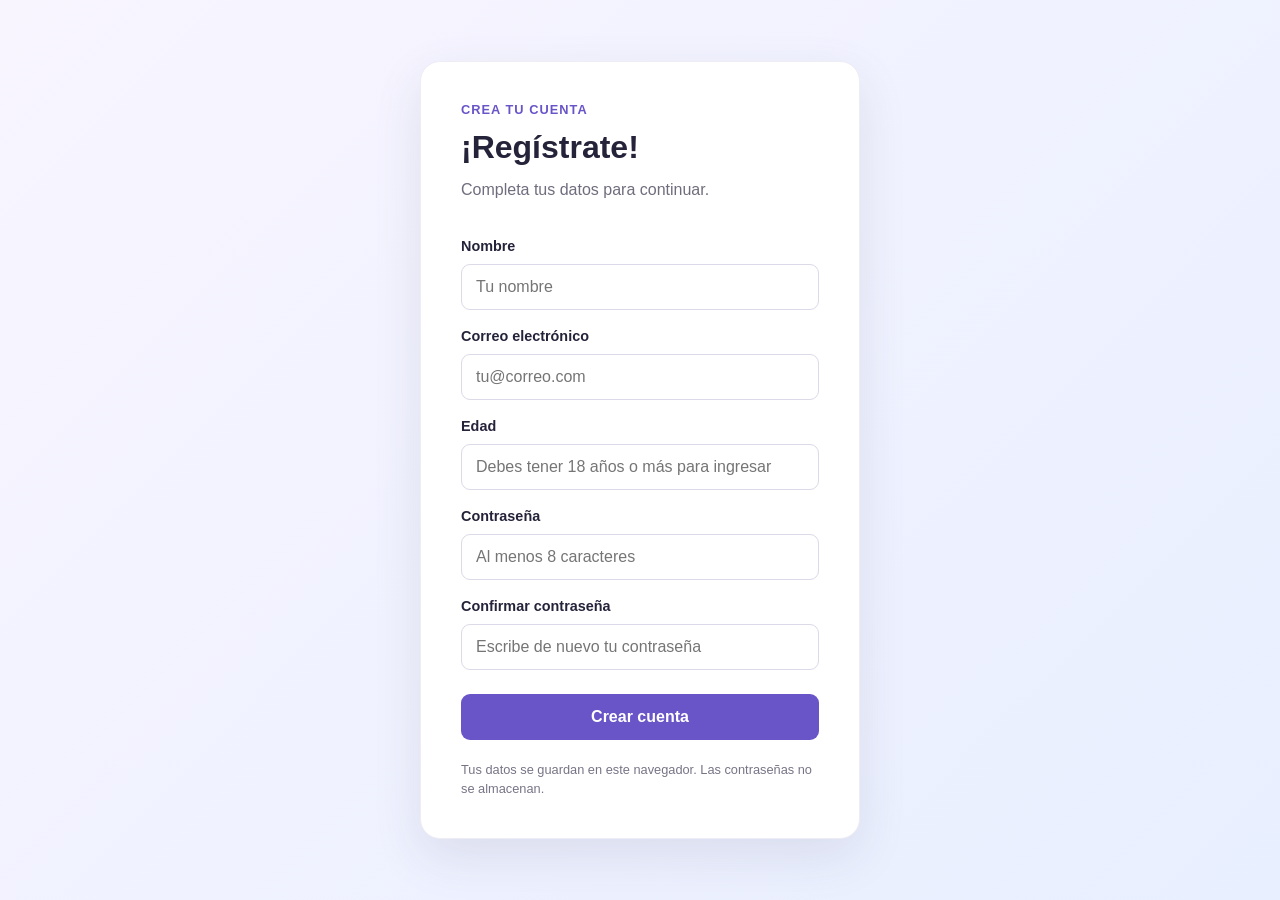
<file: Formulario/index.html>
<!DOCTYPE html>
<html lang="es">
<head>
    <meta charset="UTF-8">
    <meta name="viewport" content="width=device-width, initial-scale=1.0">
    <link rel="stylesheet" href="style.css">
    <title>Crear cuenta</title>
</head>
<body>
    <main class="contenedor">
        <section class="tarjeta" aria-labelledby="titulo">
            <p class="etiqueta">Crea tu cuenta</p>
            <h1 id="titulo">¡Regístrate!</h1>
            <p class="descripcion">Completa tus datos para continuar.</p>

            <form onsubmit="guardarLocal(event)">
                <label for="nombre">Nombre</label>
                <input
                    type="text"
                    name="nombre"
                    id="nombre"
                    placeholder="Tu nombre"
                    autocomplete="name"
                    required
                >

                <label for="email">Correo electrónico</label>
                <input
                    type="email"
                    name="email"
                    id="email"
                    placeholder="tu@correo.com"
                    autocomplete="email"
                    required
                >

                <label for="edad">Edad</label>
                <input
                    type="number"
                    name="edad"
                    id="edad"
                    placeholder="Debes tener 18 años o más para ingresar"
                    min="18"
                    max="120"
                    step="1"
                    required
                >

                <label for="contrasenia">Contraseña</label>
                <input
                    type="password"
                    name="contrasenia"
                    id="contrasenia"
                    placeholder="Al menos 8 caracteres"
                    autocomplete="new-password"
                    minlength="8"
                    required
                >

                <label for="confirmarContrasenia">Confirmar contraseña</label>
                <input
                    type="password"
                    name="confirmarContrasenia"
                    id="confirmarContrasenia"
                    placeholder="Escribe de nuevo tu contraseña"
                    autocomplete="new-password"
                    minlength="8"
                    required
                >

                <button type="submit">Crear cuenta</button>
            </form>
            <p class="nota">Tus datos se guardan en este navegador. Las contraseñas no se almacenan.</p>
        </section>
    </main>
    <script src="script.js"></script>
</body>
</html>
</file>
<file: Formulario/style.css>
* {
    box-sizing: border-box;
}

body {
    min-height: 100vh;
    margin: 0;
    display: grid;
    place-items: center;
    padding: 24px;
    background: linear-gradient(135deg, #f8f5ff, #e8efff);
    color: #24233a;
    font-family: Arial, Helvetica, sans-serif;
}

.contenedor {
    width: 100%;
    max-width: 440px;
}

.tarjeta {
    padding: 40px;
    border: 1px solid #eeecf5;
    border-radius: 20px;
    background: #fff;
    box-shadow: 0 18px 50px #33304a1a;
}

.etiqueta {
    margin: 0 0 12px;
    color: #6954c8;
    font-size: 0.8rem;
    font-weight: 700;
    letter-spacing: 0.08em;
    text-transform: uppercase;
}

h1 {
    margin: 0;
    font-size: 2rem;
}

.descripcion {
    margin: 12px 0 28px;
    color: #6f6d7d;
    line-height: 1.5;
}

form {
    display: grid;
    gap: 10px;
}

label {
    margin-top: 8px;
    font-size: 0.9rem;
    font-weight: 700;
}

input {
    width: 100%;
    padding: 13px 14px;
    border: 1px solid #dcd9e8;
    border-radius: 9px;
    font: inherit;
}

input:focus {
    border-color: #6954c8;
    outline: 3px solid #6954c826;
}

button {
    margin-top: 14px;
    padding: 14px;
    border: 0;
    border-radius: 9px;
    background: #6954c8;
    color: #fff;
    cursor: pointer;
    font: inherit;
    font-weight: 700;
}

button:hover {
    background: #5742b5;
}

.nota {
    margin: 20px 0 0;
    color: #777486;
    font-size: 0.8rem;
    line-height: 1.5;
}

.bienvenida button {
    width: 100%;
}

@media (max-width: 480px) {
    .tarjeta {
        padding: 28px 24px;
    }
}
</file>
